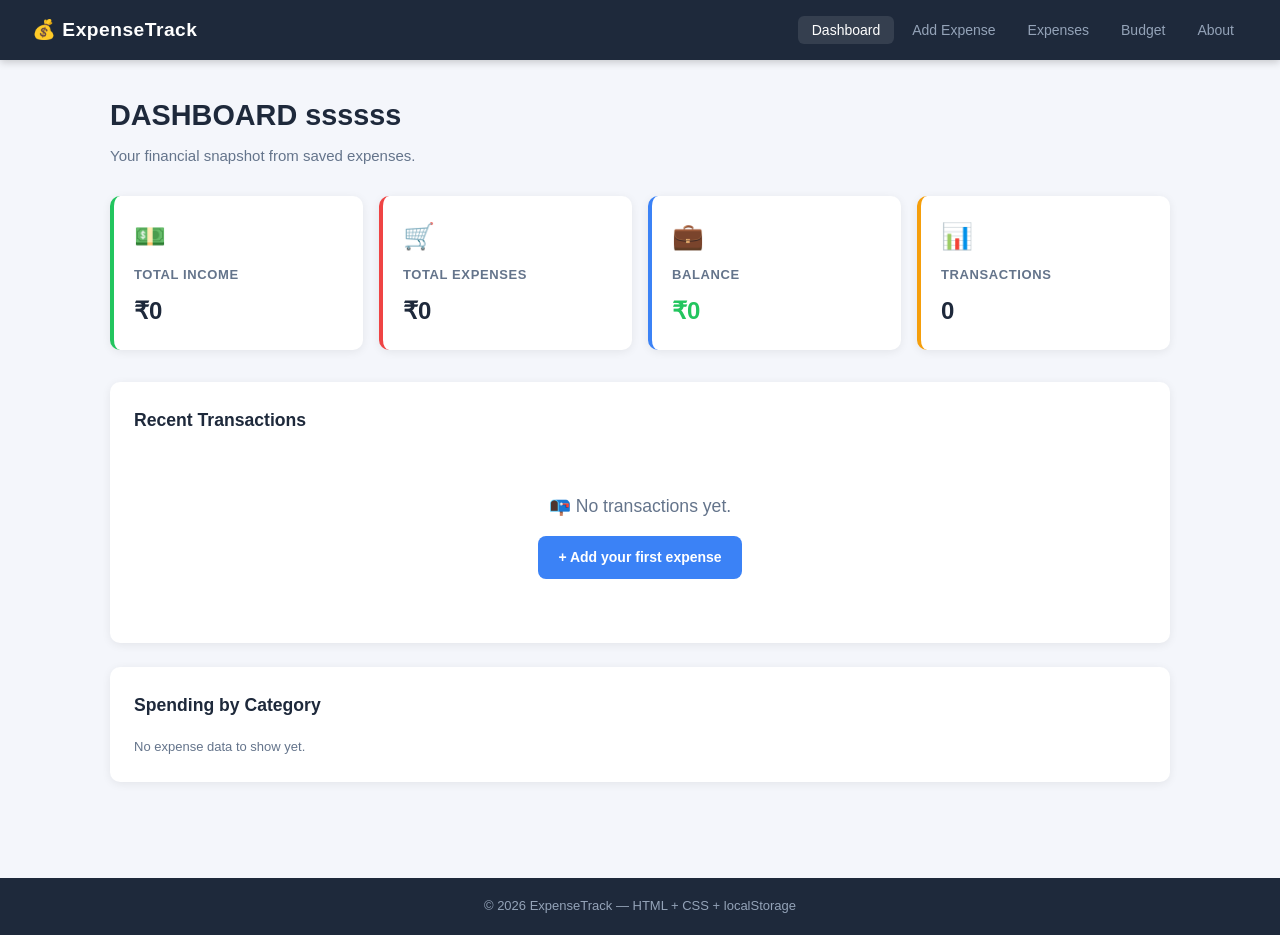
<file: index.html>
<!DOCTYPE html>
<html lang="en">
<head>
  <meta charset="UTF-8" />
  <meta name="viewport" content="width=device-width, initial-scale=1.0"/>
  <title>Expense  Dashboard</title>
  <link rel="stylesheet" href="style.css" />
</head>
<body>

  <nav class="navbar">
    <div class="logo">💰 ExpenseTrack</div>
    <ul class="nav-links">
      <li><a href="index.html" class="active">Dashboard</a></li>
      <li><a href="add-expense.html">Add Expense</a></li>
      <li><a href="expenses.html">Expenses</a></li>
      <li><a href="budget.html">Budget</a></li>
      <li><a href="about.html">About</a></li>
    </ul>
  </nav>

  <main class="container">
    <h1 class="page-title">DASHBOARD ssssss</h1>
    <p class="page-subtitle">Your financial snapshot from saved expenses.</p>

    <!-- SUMMARY CARDS -->
    <div class="card-grid">
      <div class="card card-green">
        <span class="card-icon">💵</span>
        <h3>Total Income</h3>
        <p class="card-amount" id="cardIncome">₹0</p>
      </div>
      <div class="card card-red">
        <span class="card-icon">🛒</span>
        <h3>Total Expenses</h3>
        <p class="card-amount" id="cardSpent">₹0</p>
      </div>
      <div class="card card-blue">
        <span class="card-icon">💼</span>
        <h3>Balance</h3>
        <p class="card-amount" id="cardBalance">₹0</p>
      </div>
      <div class="card card-yellow">
        <span class="card-icon">📊</span>
        <h3>Transactions</h3>
        <p class="card-amount" id="cardCount">0</p>
      </div>
    </div>

    <!-- RECENT TRANSACTIONS -->
    <section class="section">
      <h2>Recent Transactions</h2>

      <div class="empty-state" id="emptyState">
        <p>📭 No transactions yet.</p>
        <a href="add-expense.html" class="btn btn-primary">+ Add your first expense</a>
      </div>

      <div id="tableWrap" style="display:none;">
        <table class="table">
          <thead>
            <tr>
              <th>Date</th>
              <th>Description</th>
              <th>Category</th>
              <th>Amount</th>
            </tr>
          </thead>
          <tbody id="recentBody"></tbody>
        </table>
        <a href="expenses.html" class="btn btn-outline">View All Expenses →</a>
      </div>
    </section>

    <!-- CATEGORY BAR CHART -->
    <section class="section">
      <h2>Spending by Category</h2>
      <div id="chartWrap">
        <p class="text-muted" id="noChart">No expense data to show yet.</p>
      </div>
    </section>
  </main>

  <footer class="footer">
    <p>© 2026 ExpenseTrack — HTML + CSS + localStorage</p>
  </footer>

  <script>
    const categoryClass = {
      'Food':'badge-food','Transport':'badge-trans','Utilities':'badge-util',
      'Entertainment':'badge-ent','Health':'badge-health','Education':'badge-edu',
      'Shopping':'badge-shop','Other':'badge-other','Income':'badge-income'
    };

    const catColors = {
      'Food':'var(--green)','Transport':'var(--yellow)','Utilities':'var(--blue)',
      'Entertainment':'var(--red)','Health':'#f43f5e','Education':'var(--purple)',
      'Shopping':'#0ea5e9','Other':'#94a3b8'
    };

    function formatDate(dateStr) {
      const d = new Date(dateStr + 'T00:00:00');
      return d.toLocaleDateString('en-IN', { day: '2-digit', month: 'short', year: 'numeric' });
    }

    function run() {
      const expenses = JSON.parse(localStorage.getItem('expenses') || '[]');

      // ── Summary cards ──
      let income = 0, spent = 0;
      expenses.forEach(e => { if (e.type === 'income') income += e.amount; else spent += e.amount; });
      const balance = income - spent;

      document.getElementById('cardIncome').textContent  = '₹' + income.toLocaleString('en-IN');
      document.getElementById('cardSpent').textContent   = '₹' + spent.toLocaleString('en-IN');
      document.getElementById('cardCount').textContent   = expenses.length;
      const balEl = document.getElementById('cardBalance');
      balEl.textContent = '₹' + balance.toLocaleString('en-IN');
      balEl.style.color = balance >= 0 ? 'var(--green)' : 'var(--red)';

      // ── Recent transactions (latest 5) ──
      const emptyState = document.getElementById('emptyState');
      const tableWrap  = document.getElementById('tableWrap');

      if (expenses.length === 0) {
        emptyState.style.display = 'block';
        tableWrap.style.display  = 'none';
      } else {
        emptyState.style.display = 'none';
        tableWrap.style.display  = 'block';

        const sorted = [...expenses].sort((a, b) => new Date(b.date) - new Date(a.date));
        const recent = sorted.slice(0, 5);
        let rows = '';
        recent.forEach(exp => {
          const badge  = categoryClass[exp.category] || 'badge-other';
          const amount = exp.type === 'income'
            ? `<span class="amount-positive">+₹${exp.amount.toLocaleString('en-IN')}</span>`
            : `<span class="amount-negative">-₹${exp.amount.toLocaleString('en-IN')}</span>`;
          rows += `<tr>
            <td>${formatDate(exp.date)}</td>
            <td>${exp.desc}</td>
            <td><span class="badge ${badge}">${exp.category}</span></td>
            <td>${amount}</td>
          </tr>`;
        });
        document.getElementById('recentBody').innerHTML = rows;
      }

      // ── Category bar chart ──
      const onlyExpenses = expenses.filter(e => e.type === 'expense');
      if (onlyExpenses.length === 0) {
        document.getElementById('noChart').style.display = 'block';
        return;
      }
      document.getElementById('noChart').style.display = 'none';

      // Sum spending per category
      const catTotals = {};
      onlyExpenses.forEach(e => { catTotals[e.category] = (catTotals[e.category] || 0) + e.amount; });
      const maxVal = Math.max(...Object.values(catTotals));

      let chartHTML = '<div class="bar-chart">';
      for (const [cat, total] of Object.entries(catTotals)) {
        const pct   = Math.round((total / maxVal) * 100);
        const color = catColors[cat] || '#94a3b8';
        chartHTML += `
          <div class="bar-row">
            <span class="bar-label">${cat}</span>
            <div class="bar-track">
              <div class="bar-fill" style="width:${pct}%;background:${color}"></div>
            </div>
            <span class="bar-value">₹${total.toLocaleString('en-IN')}</span>
          </div>`;
      }
      chartHTML += '</div>';
      document.getElementById('chartWrap').innerHTML = chartHTML;
    }

    run();
  </script>

</body>
</html>
</file>
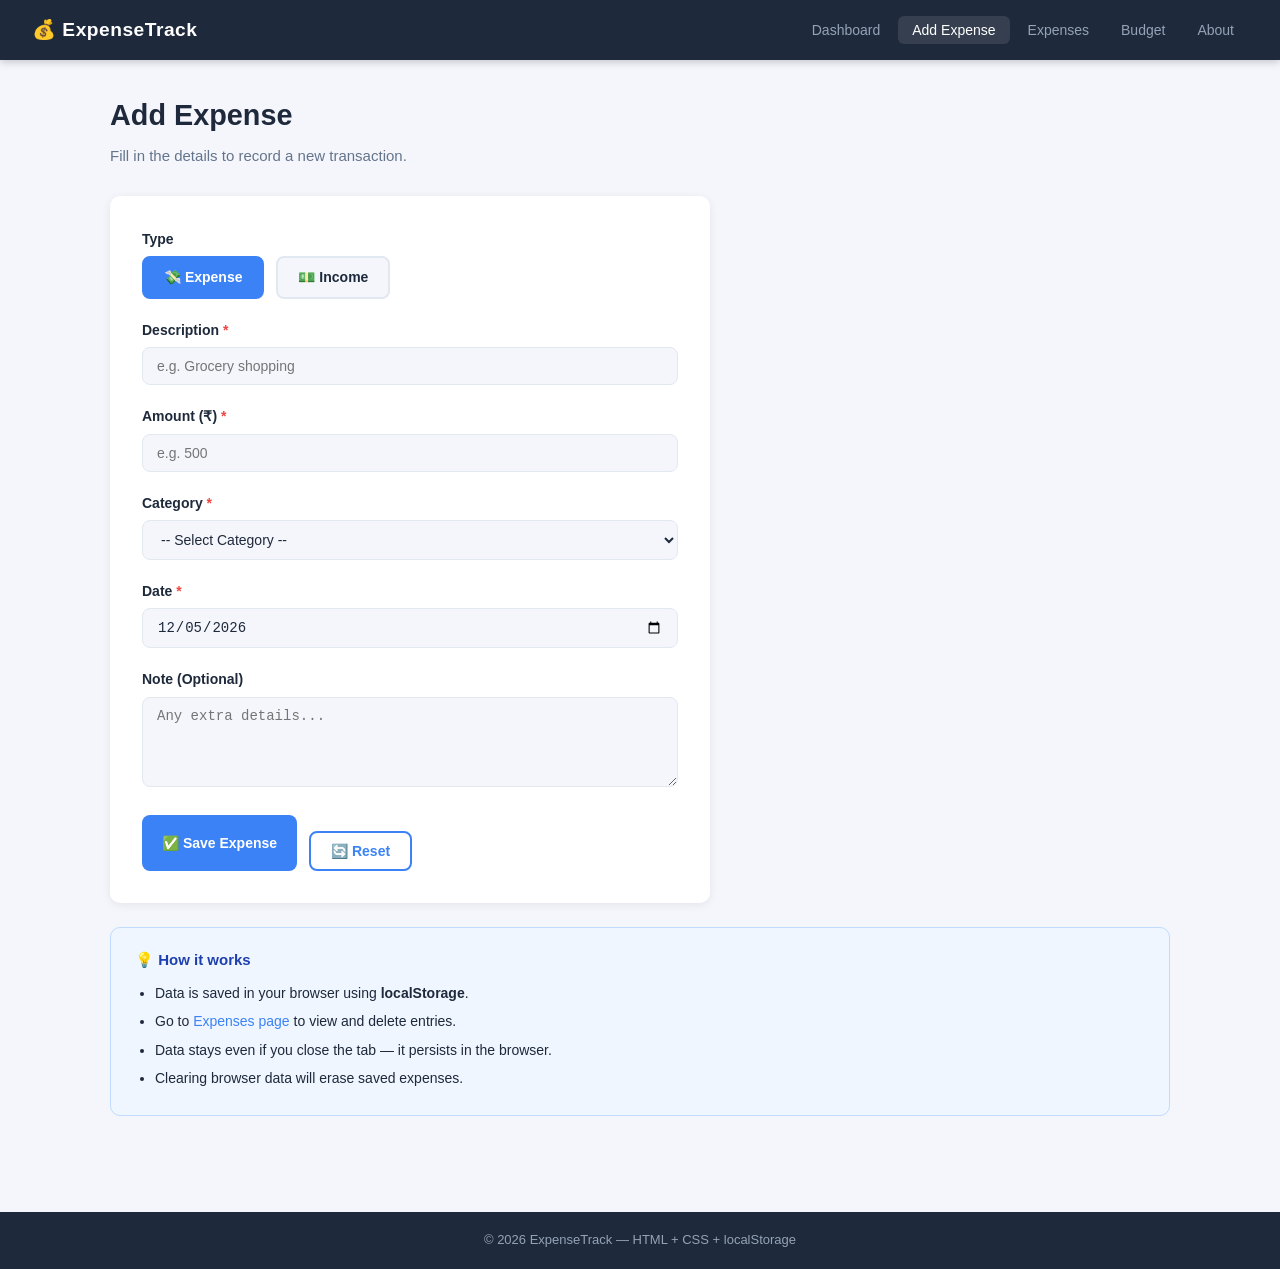
<file: add-expense.html>
<!DOCTYPE html>
<html lang="en">
<head>
  <meta charset="UTF-8" />
  <meta name="viewport" content="width=device-width, initial-scale=1.0"/>
  <title>ExpenseTrack – Add Expense</title>
  <link rel="stylesheet" href="style.css" />
</head>
<body>

  <nav class="navbar">
    <div class="logo">💰 ExpenseTrack</div>
    <ul class="nav-links">
      <li><a href="index.html">Dashboard</a></li>
      <li><a href="add-expense.html" class="active">Add Expense</a></li>
      <li><a href="expenses.html">Expenses</a></li>
      <li><a href="budget.html">Budget</a></li>
      <li><a href="about.html">About</a></li>
    </ul>
  </nav>

  <main class="container">
    <h1 class="page-title">Add Expense</h1>
    <p class="page-subtitle">Fill in the details to record a new transaction.</p>

    <div class="form-card">
      <form class="expense-form" id="expenseForm">

        <!-- Type -->
        <div class="form-group">
          <label class="form-label">Type</label>
          <div class="toggle-group">
            <label class="toggle-option">
              <input type="radio" name="type" value="expense" checked />
              <span class="toggle-btn">💸 Expense</span>
            </label>
            <label class="toggle-option">
              <input type="radio" name="type" value="income" />
              <span class="toggle-btn">💵 Income</span>
            </label>
          </div>
        </div>

        <!-- Description -->
        <div class="form-group">
          <label class="form-label" for="desc">Description <span class="required">*</span></label>
          <input class="form-input" type="text" id="desc" placeholder="e.g. Grocery shopping" required />
        </div>

        <!-- Amount -->
        <div class="form-group">
          <label class="form-label" for="amount">Amount (₹) <span class="required">*</span></label>
          <input class="form-input" type="number" id="amount" placeholder="e.g. 500" min="1" required />
        </div>

        <!-- Category -->
        <div class="form-group">
          <label class="form-label" for="category">Category <span class="required">*</span></label>
          <select class="form-input" id="category" required>
            <option value="">-- Select Category --</option>
            <option value="Food">🍔 Food</option>
            <option value="Transport">🚌 Transport</option>
            <option value="Utilities">💡 Utilities</option>
            <option value="Entertainment">🎬 Entertainment</option>
            <option value="Health">💊 Health</option>
            <option value="Education">📚 Education</option>
            <option value="Shopping">🛍 Shopping</option>
            <option value="Other">🗂 Other</option>
          </select>
        </div>

        <!-- Date -->
        <div class="form-group">
          <label class="form-label" for="date">Date <span class="required">*</span></label>
          <input class="form-input" type="date" id="date" required />
        </div>

        <!-- Note -->
        <div class="form-group">
          <label class="form-label" for="note">Note (Optional)</label>
          <textarea class="form-input form-textarea" id="note" placeholder="Any extra details..."></textarea>
        </div>

        <div class="form-actions">
          <button type="submit" class="btn btn-primary">✅ Save Expense</button>
          <button type="reset" class="btn btn-outline">🔄 Reset</button>
        </div>
      </form>

      <div class="success-msg" id="successMsg">
        ✅ Saved successfully! <a href="expenses.html">View all expenses →</a>
      </div>
    </div>

    <div class="info-box">
      <h3>💡 How it works</h3>
      <ul>
        <li>Data is saved in your browser using <strong>localStorage</strong>.</li>
        <li>Go to <a href="expenses.html">Expenses page</a> to view and delete entries.</li>
        <li>Data stays even if you close the tab — it persists in the browser.</li>
        <li>Clearing browser data will erase saved expenses.</li>
      </ul>
    </div>
  </main>

  <footer class="footer">
    <p>© 2026 ExpenseTrack — HTML + CSS + localStorage</p>
  </footer>

  <script>
    // ── Set today as default date ──────────────────────────
    document.getElementById('date').valueAsDate = new Date();

    // ── Handle form submit ─────────────────────────────────
    document.getElementById('expenseForm').addEventListener('submit', function(e) {
      e.preventDefault();

      // 1. Read all form values
      const type     = document.querySelector('input[name="type"]:checked').value;
      const desc     = document.getElementById('desc').value.trim();
      const amount   = parseFloat(document.getElementById('amount').value);
      const category = document.getElementById('category').value;
      const date     = document.getElementById('date').value;
      const note     = document.getElementById('note').value.trim();

      // 2. Build an object for this expense
      //    Date.now() gives a unique number (e.g. 1714480000000) used as ID
      const expense = { id: Date.now(), type, desc, amount, category, date, note };

      // 3. Load existing list from localStorage (or start with empty array)
      const expenses = JSON.parse(localStorage.getItem('expenses') || '[]');

      // 4. Add new expense to the list
      expenses.push(expense);

      // 5. Save updated list back to localStorage as a JSON string
      localStorage.setItem('expenses', JSON.stringify(expenses));

      // 6. Show success banner, hide after 4s
      const msg = document.getElementById('successMsg');
      msg.style.display = 'block';
      setTimeout(() => { msg.style.display = 'none'; }, 4000);

      // 7. Reset form, re-set date
      this.reset();
      document.getElementById('date').valueAsDate = new Date();
    });
  </script>

</body>
</html>
</file>
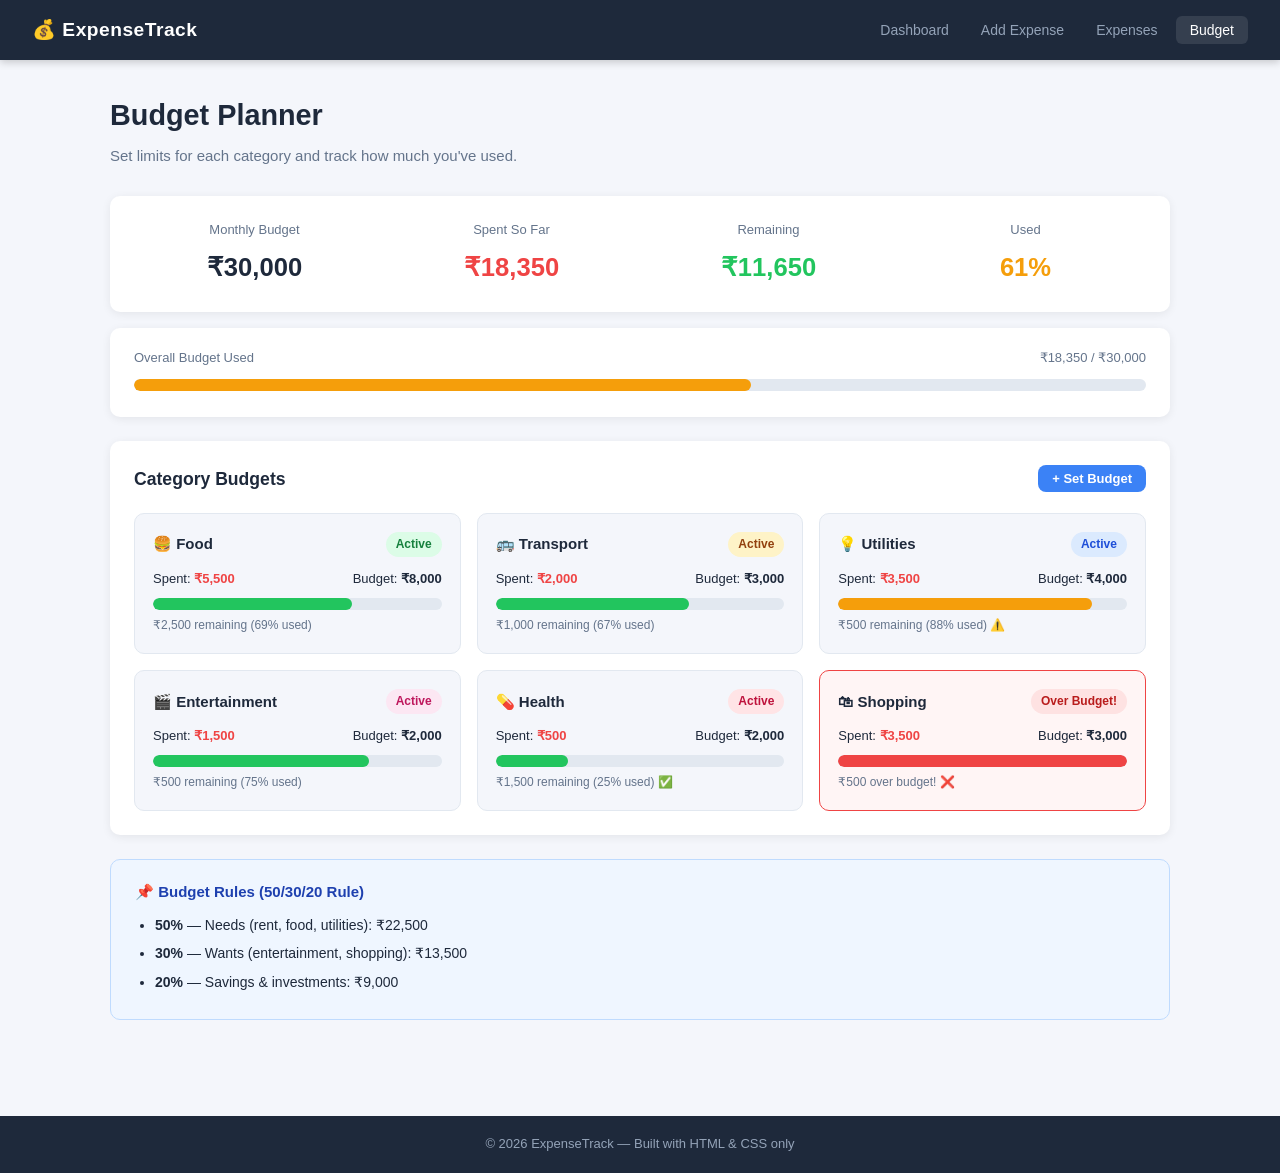
<file: budget.html>
<!DOCTYPE html>
<html lang="en">
<head>
  <meta charset="UTF-8" />
  <meta name="viewport" content="width=device-width, initial-scale=1.0"/>
  <title>ExpenseTrack – Budget</title>
  <link rel="stylesheet" href="style.css" />
</head>
<body>

  <!-- NAV -->
  <nav class="navbar">
    <div class="logo">💰 ExpenseTrack</div>
    <ul class="nav-links">
      <li><a href="index.html">Dashboard</a></li>
      <li><a href="add-expense.html">Add Expense</a></li>
      <li><a href="expenses.html">Expenses</a></li>
      <li><a href="budget.html" class="active">Budget</a></li>
    </ul>
  </nav>

  <!-- MAIN -->
  <main class="container">
    <h1 class="page-title">Budget Planner</h1>
    <p class="page-subtitle">Set limits for each category and track how much you've used.</p>

    <!-- OVERALL BUDGET CARD -->
    <div class="budget-overview">
      <div class="budget-stat">
        <p>Monthly Budget</p>
        <h2>₹30,000</h2>
      </div>
      <div class="budget-stat">
        <p>Spent So Far</p>
        <h2 class="text-red">₹18,350</h2>
      </div>
      <div class="budget-stat">
        <p>Remaining</p>
        <h2 class="text-green">₹11,650</h2>
      </div>
      <div class="budget-stat">
        <p>Used</p>
        <h2 class="text-yellow">61%</h2>
      </div>
    </div>

    <!-- OVERALL PROGRESS BAR -->
    <div class="overall-progress">
      <div class="progress-label">
        <span>Overall Budget Used</span>
        <span>₹18,350 / ₹30,000</span>
      </div>
      <div class="progress-track">
        <div class="progress-fill progress-warn" style="width: 61%;"></div>
      </div>
    </div>

    <!-- CATEGORY BUDGETS -->
    <section class="section">
      <div class="section-header">
        <h2>Category Budgets</h2>
        <button class="btn btn-primary btn-sm">+ Set Budget</button>
      </div>

      <div class="budget-cards">

        <!-- Food -->
        <div class="budget-card">
          <div class="budget-card-header">
            <span>🍔 Food</span>
            <span class="badge badge-food">Active</span>
          </div>
          <div class="budget-amounts">
            <span>Spent: <strong class="text-red">₹5,500</strong></span>
            <span>Budget: <strong>₹8,000</strong></span>
          </div>
          <div class="progress-track">
            <div class="progress-fill progress-ok" style="width: 69%;"></div>
          </div>
          <p class="budget-remaining">₹2,500 remaining (69% used)</p>
        </div>

        <!-- Transport -->
        <div class="budget-card">
          <div class="budget-card-header">
            <span>🚌 Transport</span>
            <span class="badge badge-trans">Active</span>
          </div>
          <div class="budget-amounts">
            <span>Spent: <strong class="text-red">₹2,000</strong></span>
            <span>Budget: <strong>₹3,000</strong></span>
          </div>
          <div class="progress-track">
            <div class="progress-fill progress-ok" style="width: 67%;"></div>
          </div>
          <p class="budget-remaining">₹1,000 remaining (67% used)</p>
        </div>

        <!-- Utilities -->
        <div class="budget-card">
          <div class="budget-card-header">
            <span>💡 Utilities</span>
            <span class="badge badge-util">Active</span>
          </div>
          <div class="budget-amounts">
            <span>Spent: <strong class="text-red">₹3,500</strong></span>
            <span>Budget: <strong>₹4,000</strong></span>
          </div>
          <div class="progress-track">
            <div class="progress-fill progress-warn" style="width: 88%;"></div>
          </div>
          <p class="budget-remaining text-yellow">₹500 remaining (88% used) ⚠️</p>
        </div>

        <!-- Entertainment -->
        <div class="budget-card">
          <div class="budget-card-header">
            <span>🎬 Entertainment</span>
            <span class="badge badge-ent">Active</span>
          </div>
          <div class="budget-amounts">
            <span>Spent: <strong class="text-red">₹1,500</strong></span>
            <span>Budget: <strong>₹2,000</strong></span>
          </div>
          <div class="progress-track">
            <div class="progress-fill progress-ok" style="width: 75%;"></div>
          </div>
          <p class="budget-remaining">₹500 remaining (75% used)</p>
        </div>

        <!-- Health -->
        <div class="budget-card">
          <div class="budget-card-header">
            <span>💊 Health</span>
            <span class="badge badge-health">Active</span>
          </div>
          <div class="budget-amounts">
            <span>Spent: <strong class="text-red">₹500</strong></span>
            <span>Budget: <strong>₹2,000</strong></span>
          </div>
          <div class="progress-track">
            <div class="progress-fill progress-ok" style="width: 25%;"></div>
          </div>
          <p class="budget-remaining">₹1,500 remaining (25% used) ✅</p>
        </div>

        <!-- Shopping - Over budget -->
        <div class="budget-card budget-over">
          <div class="budget-card-header">
            <span>🛍 Shopping</span>
            <span class="badge badge-danger">Over Budget!</span>
          </div>
          <div class="budget-amounts">
            <span>Spent: <strong class="text-red">₹3,500</strong></span>
            <span>Budget: <strong>₹3,000</strong></span>
          </div>
          <div class="progress-track">
            <div class="progress-fill progress-over" style="width: 100%;"></div>
          </div>
          <p class="budget-remaining text-red">₹500 over budget! ❌</p>
        </div>

      </div>
    </section>

    <!-- TIPS -->
    <div class="info-box">
      <h3>📌 Budget Rules (50/30/20 Rule)</h3>
      <ul>
        <li><strong>50%</strong> — Needs (rent, food, utilities): ₹22,500</li>
        <li><strong>30%</strong> — Wants (entertainment, shopping): ₹13,500</li>
        <li><strong>20%</strong> — Savings & investments: ₹9,000</li>
      </ul>
    </div>
  </main>

  <footer class="footer">
    <p>© 2026 ExpenseTrack — Built with HTML & CSS only</p>
  </footer>

</body>
</html>
</file>
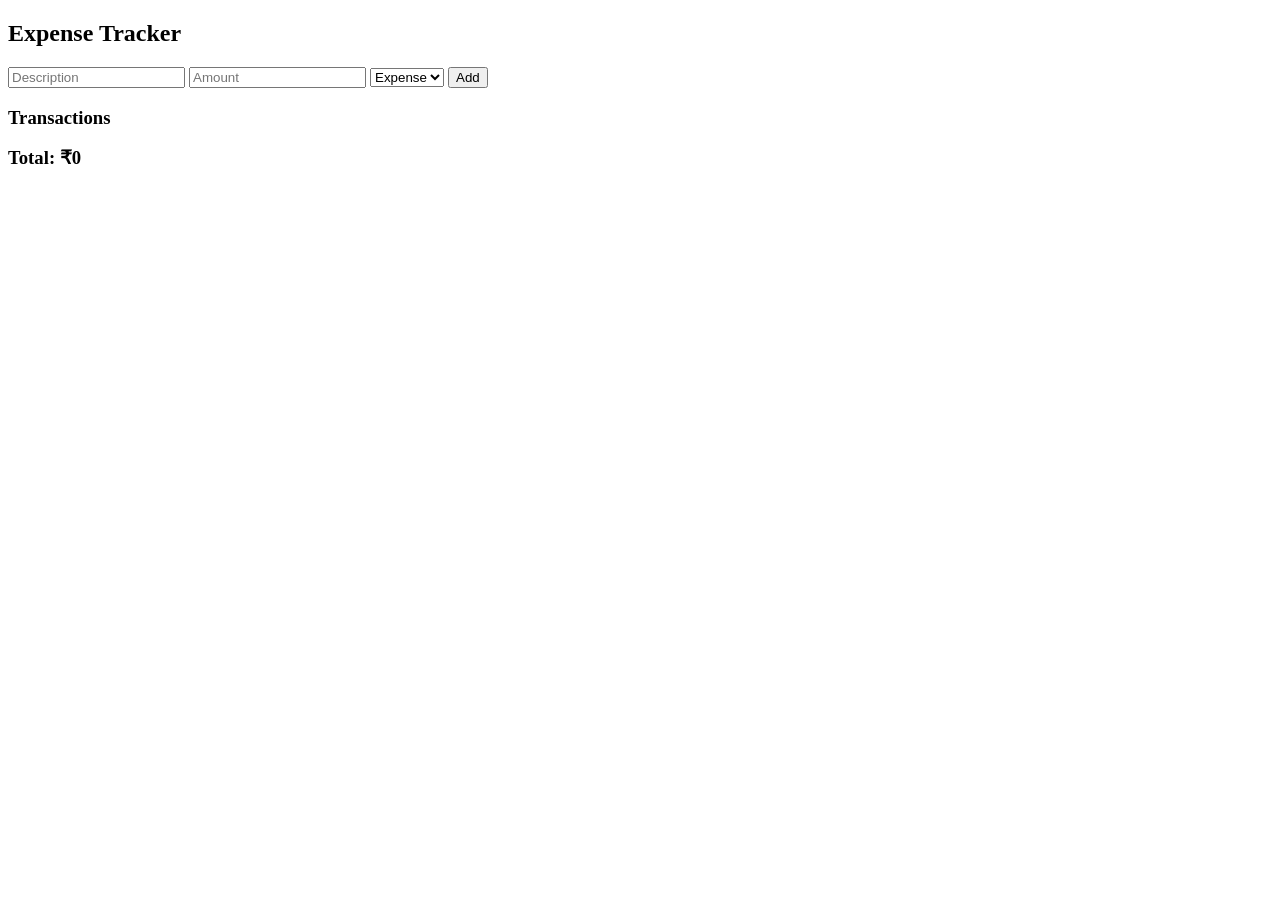
<file: dd.html>
<!DOCTYPE html>
<html>
<body>

<h2>Expense Tracker</h2>

<input id="desc" placeholder="Description">
<input id="amount" type="number" placeholder="Amount">
<select id="type">
  <option value="expense">Expense</option>
  <option value="income">Income</option>
</select>

<button onclick="add()">Add</button>

<h3>Transactions</h3>
<ul id="list"></ul>

<h3>Total: ₹<span id="total">0</span></h3>

<script>
let data = JSON.parse(localStorage.getItem("data")) || [];

function add() {
  let item = {
    desc: desc.value,
    amount: Number(amount.value),
    type: type.value
  };

  data.push(item);
  localStorage.setItem("data", JSON.stringify(data));
  show();
}

function show() {
  let total = 0;
  list.innerHTML = "";

  data.forEach(d => {
    if (d.type === "income") total += d.amount;
    else total -= d.amount;

    list.innerHTML += <li>${d.desc} - ₹${d.amount}</li>;
  });

  document.getElementById("total").innerText = total;
}

show();
</script>

</body>
</html>
</file>
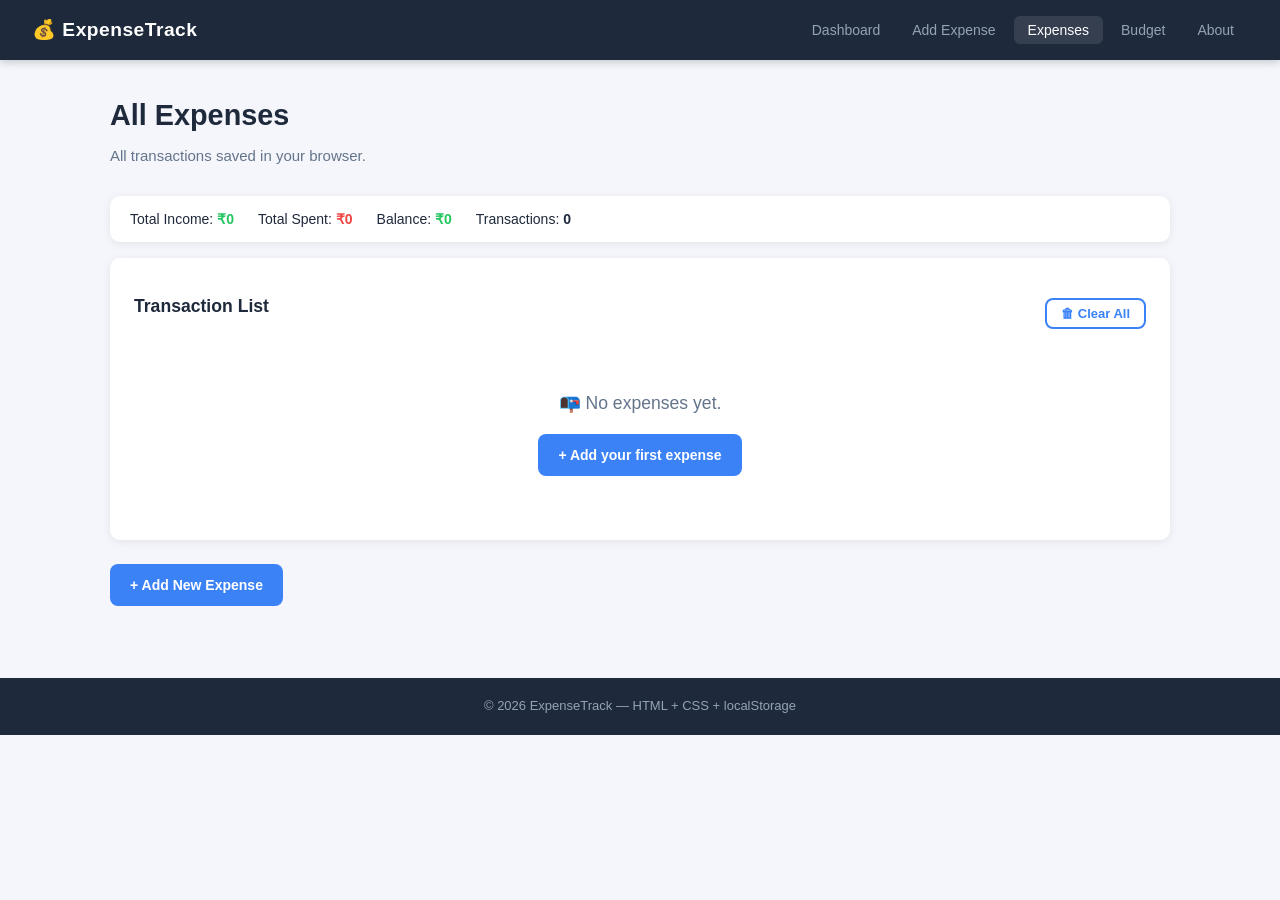
<file: expenses.html>
<!DOCTYPE html>
<html lang="en">
<head>
  <meta charset="UTF-8" />
  <meta name="viewport" content="width=device-width, initial-scale=1.0"/>
  <title>ExpenseTrack – Expenses</title>
  <link rel="stylesheet" href="style.css" />
</head>
<body>

  <nav class="navbar">
    <div class="logo">💰 ExpenseTrack</div>
    <ul class="nav-links">
      <li><a href="index.html">Dashboard</a></li>
      <li><a href="add-expense.html">Add Expense</a></li>
      <li><a href="expenses.html" class="active">Expenses</a></li>
      <li><a href="budget.html">Budget</a></li>
      <li><a href="about.html">About</a></li>
    </ul>
  </nav>

  <main class="container">
    <h1 class="page-title">All Expenses</h1>
    <p class="page-subtitle">All transactions saved in your browser.</p>

    <!-- SUMMARY STRIP -->
    <div class="summary-strip">
      <span>Total Income: <strong class="text-green" id="totalIncome">₹0</strong></span>
      <span>Total Spent: <strong class="text-red" id="totalSpent">₹0</strong></span>
      <span>Balance: <strong id="balance">₹0</strong></span>
      <span>Transactions: <strong id="count">0</strong></span>
    </div>

    <!-- TABLE -->
    <section class="section">
      <div class="section-header">
        <h2>Transaction List</h2>
        <button class="btn btn-outline btn-sm" id="clearAllBtn" onclick="clearAll()">🗑 Clear All</button>
      </div>

      <!-- Empty state (shown when no data) -->
      <div class="empty-state" id="emptyState">
        <p>📭 No expenses yet.</p>
        <a href="add-expense.html" class="btn btn-primary">+ Add your first expense</a>
      </div>

      <!-- Table (shown when there is data) -->
      <div id="tableWrap" style="display:none;">
        <table class="table" id="expenseTable">
          <thead>
            <tr>
              <th>#</th>
              <th>Date</th>
              <th>Description</th>
              <th>Category</th>
              <th>Type</th>
              <th>Amount</th>
              <th>Action</th>
            </tr>
          </thead>
          <tbody id="tableBody">
            <!-- rows injected by JS -->
          </tbody>
        </table>
      </div>
    </section>

    <a href="add-expense.html" class="btn btn-primary">+ Add New Expense</a>
  </main>

  <footer class="footer">
    <p>© 2026 ExpenseTrack — HTML + CSS + localStorage</p>
  </footer>

  <script>
    // ── Badge CSS class per category ───────────────────────
    const categoryClass = {
      'Food':          'badge-food',
      'Transport':     'badge-trans',
      'Utilities':     'badge-util',
      'Entertainment': 'badge-ent',
      'Health':        'badge-health',
      'Education':     'badge-edu',
      'Shopping':      'badge-shop',
      'Other':         'badge-other',
      'Income':        'badge-income'
    };

    // ── Format date nicely: "2026-04-28" → "28 Apr 2026" ──
    function formatDate(dateStr) {
      const d = new Date(dateStr + 'T00:00:00');
      return d.toLocaleDateString('en-IN', { day: '2-digit', month: 'short', year: 'numeric' });
    }

    // ── Load and render all expenses ───────────────────────
    function renderExpenses() {
      // Get expenses array from localStorage
      const expenses = JSON.parse(localStorage.getItem('expenses') || '[]');

      const tbody       = document.getElementById('tableBody');
      const emptyState  = document.getElementById('emptyState');
      const tableWrap   = document.getElementById('tableWrap');

      // Show empty state if no data
      if (expenses.length === 0) {
        emptyState.style.display = 'block';
        tableWrap.style.display  = 'none';
        updateSummary(expenses);
        return;
      }

      emptyState.style.display = 'none';
      tableWrap.style.display  = 'block';

      // Sort by date newest first
      expenses.sort((a, b) => new Date(b.date) - new Date(a.date));

      // Build table rows HTML
      let rows = '';
      expenses.forEach((exp, index) => {
        const badgeClass = categoryClass[exp.category] || 'badge-other';
        const typeTag    = exp.type === 'income'
          ? '<span class="type-tag type-inc">Income</span>'
          : '<span class="type-tag type-exp">Expense</span>';
        const amountStr  = exp.type === 'income'
          ? `<span class="amount-positive">+₹${exp.amount.toLocaleString('en-IN')}</span>`
          : `<span class="amount-negative">-₹${exp.amount.toLocaleString('en-IN')}</span>`;

        rows += `
          <tr>
            <td>${index + 1}</td>
            <td>${formatDate(exp.date)}</td>
            <td>
              <strong>${exp.desc}</strong>
              ${exp.note ? `<br><small class="text-muted">${exp.note}</small>` : ''}
            </td>
            <td><span class="badge ${badgeClass}">${exp.category}</span></td>
            <td>${typeTag}</td>
            <td>${amountStr}</td>
            <td>
              <button class="link-danger btn-delete" onclick="deleteExpense(${exp.id})">Delete</button>
            </td>
          </tr>`;
      });

      tbody.innerHTML = rows;
      updateSummary(expenses);
    }

    // ── Update summary strip ───────────────────────────────
    function updateSummary(expenses) {
      let income  = 0;
      let spent   = 0;

      expenses.forEach(exp => {
        if (exp.type === 'income') income += exp.amount;
        else                       spent  += exp.amount;
      });

      const balance = income - spent;

      document.getElementById('totalIncome').textContent = '₹' + income.toLocaleString('en-IN');
      document.getElementById('totalSpent').textContent  = '₹' + spent.toLocaleString('en-IN');
      document.getElementById('count').textContent       = expenses.length;

      const balEl = document.getElementById('balance');
      balEl.textContent = '₹' + balance.toLocaleString('en-IN');
      balEl.className   = balance >= 0 ? 'text-green' : 'text-red';
    }

    // ── Delete one expense by ID ───────────────────────────
    function deleteExpense(id) {
      if (!confirm('Delete this expense?')) return;

      // Load list, filter out the one with matching id, save back
      let expenses = JSON.parse(localStorage.getItem('expenses') || '[]');
      expenses = expenses.filter(exp => exp.id !== id);
      localStorage.setItem('expenses', JSON.stringify(expenses));

      renderExpenses(); // re-render the table
    }

    // ── Clear ALL expenses ─────────────────────────────────
    function clearAll() {
      if (!confirm('Delete ALL expenses? This cannot be undone.')) return;
      localStorage.removeItem('expenses');
      renderExpenses();
    }

    // ── Run on page load ───────────────────────────────────
    renderExpenses();
  </script>

</body>
</html>
</file>
<file: style.css>
/* =============================================
   EXPENSETRACK - MAIN STYLESHEET
   Pure CSS | No frameworks | Study-friendly
   ============================================= */

/* ---------- CSS VARIABLES (THEME) ---------- */
:root {
  --bg:        #f4f6fb;
  --surface:   #ffffff;
  --border:    #e2e8f0;
  --text:      #1e293b;
  --text-muted:#64748b;
  --nav-bg:    #1e293b;
  --nav-text:  #f8fafc;

  --green:     #22c55e;
  --green-bg:  #dcfce7;
  --red:       #ef4444;
  --red-bg:    #fee2e2;
  --blue:      #3b82f6;
  --blue-bg:   #dbeafe;
  --yellow:    #f59e0b;
  --yellow-bg: #fef3c7;
  --purple:    #8b5cf6;

  --radius:    10px;
  --shadow:    0 2px 10px rgba(0,0,0,0.07);
  --transition: 0.2s ease;
}

/* ---------- RESET & BASE ---------- */
*, *::before, *::after {
  box-sizing: border-box;
  margin: 0;
  padding: 0;
}

body {
  font-family: 'Segoe UI', Tahoma, Geneva, Verdana, sans-serif;
  background-color: var(--bg);
  color: var(--text);
  font-size: 15px;
  line-height: 1.6;
}

a { text-decoration: none; color: var(--blue); }
a:hover { text-decoration: underline; }

ul { list-style: none; }

pre { white-space: pre-wrap; }

/* ---------- NAVBAR ---------- */
.navbar {
  background-color: var(--nav-bg);
  color: var(--nav-text);
  display: flex;
  align-items: center;
  justify-content: space-between;
  padding: 0 32px;
  height: 60px;
  position: sticky;
  top: 0;
  z-index: 100;
  box-shadow: 0 2px 8px rgba(0,0,0,0.2);
}

.logo {
  font-size: 1.2rem;
  font-weight: 700;
  letter-spacing: 0.5px;
  color: #fff;
}

.nav-links {
  display: flex;
  gap: 4px;
}

.nav-links a {
  color: #94a3b8;
  padding: 6px 14px;
  border-radius: 6px;
  font-size: 14px;
  font-weight: 500;
  transition: background var(--transition), color var(--transition);
  text-decoration: none;
}

.nav-links a:hover,
.nav-links a.active {
  background-color: rgba(255,255,255,0.1);
  color: #fff;
}

/* ---------- CONTAINER ---------- */
.container {
  max-width: 1100px;
  margin: 0 auto;
  padding: 32px 20px;
}

/* ---------- PAGE TITLE ---------- */
.page-title {
  font-size: 1.8rem;
  font-weight: 700;
  color: var(--text);
  margin-bottom: 6px;
}

.page-subtitle {
  color: var(--text-muted);
  margin-bottom: 28px;
  font-size: 15px;
}

/* ---------- CARD GRID (DASHBOARD) ---------- */
.card-grid {
  display: grid;
  grid-template-columns: repeat(4, 1fr);
  gap: 16px;
  margin-bottom: 32px;
}

.card {
  background: var(--surface);
  border-radius: var(--radius);
  padding: 20px;
  box-shadow: var(--shadow);
  border-left: 4px solid transparent;
  transition: transform var(--transition);
}

.card:hover { transform: translateY(-3px); }

.card-green { border-left-color: var(--green); }
.card-red   { border-left-color: var(--red);   }
.card-blue  { border-left-color: var(--blue);  }
.card-yellow{ border-left-color: var(--yellow); }

.card-icon { font-size: 1.6rem; display: block; margin-bottom: 8px; }

.card h3 {
  font-size: 13px;
  color: var(--text-muted);
  text-transform: uppercase;
  letter-spacing: 0.6px;
  margin-bottom: 6px;
}

.card-amount {
  font-size: 1.5rem;
  font-weight: 700;
  color: var(--text);
}

/* ---------- SECTION ---------- */
.section {
  background: var(--surface);
  border-radius: var(--radius);
  padding: 24px;
  margin-bottom: 24px;
  box-shadow: var(--shadow);
}

.section h2 {
  font-size: 1.1rem;
  font-weight: 600;
  margin-bottom: 18px;
  color: var(--text);
}

.section-header {
  display: flex;
  align-items: center;
  justify-content: space-between;
  margin-bottom: 20px;
}

.section-header h2 { margin-bottom: 0; }

/* ---------- TABLE ---------- */
.table {
  width: 100%;
  border-collapse: collapse;
  font-size: 14px;
}

.table th {
  text-align: left;
  padding: 10px 14px;
  font-size: 12px;
  text-transform: uppercase;
  letter-spacing: 0.5px;
  color: var(--text-muted);
  background: var(--bg);
  border-bottom: 2px solid var(--border);
}

.table td {
  padding: 12px 14px;
  border-bottom: 1px solid var(--border);
  vertical-align: middle;
}

.table tbody tr:hover { background: #f8fafc; }
.table tbody tr:last-child td { border-bottom: none; }

/* ---------- BADGES ---------- */
.badge {
  display: inline-block;
  padding: 3px 10px;
  border-radius: 20px;
  font-size: 12px;
  font-weight: 600;
}

.badge-food   { background: #dcfce7; color: #15803d; }
.badge-util   { background: #dbeafe; color: #1d4ed8; }
.badge-income { background: #dcfce7; color: #15803d; }
.badge-ent    { background: #fce7f3; color: #be185d; }
.badge-trans  { background: #fef3c7; color: #92400e; }
.badge-health { background: #ffe4e6; color: #be123c; }
.badge-edu    { background: #ede9fe; color: #6d28d9; }
.badge-shop   { background: #e0f2fe; color: #0369a1; }
.badge-danger { background: #fee2e2; color: #b91c1c; }

/* ---------- AMOUNT COLORS ---------- */
.amount-positive { color: var(--green); font-weight: 600; }
.amount-negative { color: var(--red);   font-weight: 600; }

/* ---------- TYPE TAGS ---------- */
.type-tag {
  display: inline-block;
  padding: 2px 10px;
  border-radius: 4px;
  font-size: 12px;
  font-weight: 600;
}
.type-exp { background: var(--red-bg);   color: var(--red);   }
.type-inc { background: var(--green-bg); color: var(--green); }

/* ---------- TEXT COLORS ---------- */
.text-red    { color: var(--red);    }
.text-green  { color: var(--green);  }
.text-yellow { color: var(--yellow); }

/* ---------- BUTTONS ---------- */
.btn {
  display: inline-block;
  padding: 10px 20px;
  border-radius: 8px;
  font-size: 14px;
  font-weight: 600;
  cursor: pointer;
  border: none;
  transition: all var(--transition);
  text-decoration: none;
}

.btn-primary {
  background-color: var(--blue);
  color: white;
}
.btn-primary:hover {
  background-color: #2563eb;
  color: white;
  text-decoration: none;
}

.btn-outline {
  background: transparent;
  border: 2px solid var(--blue);
  color: var(--blue);
  margin-top: 16px;
}
.btn-outline:hover {
  background: var(--blue);
  color: white;
  text-decoration: none;
}

.btn-sm { padding: 6px 14px; font-size: 13px; }

/* ---------- BAR CHART (CSS) ---------- */
.bar-chart { display: flex; flex-direction: column; gap: 14px; }

.bar-row {
  display: flex;
  align-items: center;
  gap: 12px;
}

.bar-label {
  width: 110px;
  font-size: 13px;
  color: var(--text-muted);
  text-align: right;
  flex-shrink: 0;
}

.bar-track {
  flex: 1;
  background: var(--border);
  border-radius: 999px;
  height: 14px;
  overflow: hidden;
}

.bar-fill {
  height: 100%;
  border-radius: 999px;
  transition: width 1s ease;
}

.bar-value {
  width: 70px;
  font-size: 13px;
  font-weight: 600;
  color: var(--text);
}

/* ---------- FORM STYLES ---------- */
.form-card {
  background: var(--surface);
  border-radius: var(--radius);
  padding: 32px;
  box-shadow: var(--shadow);
  max-width: 600px;
  margin-bottom: 24px;
}

.expense-form { display: flex; flex-direction: column; gap: 20px; }

.form-group { display: flex; flex-direction: column; gap: 6px; }

.form-label {
  font-size: 14px;
  font-weight: 600;
  color: var(--text);
}

.required { color: var(--red); }

.form-input {
  padding: 10px 14px;
  border: 1.5px solid var(--border);
  border-radius: 8px;
  font-size: 14px;
  color: var(--text);
  background: var(--bg);
  transition: border-color var(--transition);
  width: 100%;
}

.form-input:focus {
  outline: none;
  border-color: var(--blue);
  background: #fff;
}

.form-textarea { min-height: 90px; resize: vertical; }

.form-actions { display: flex; gap: 12px; margin-top: 8px; }

.toggle-group { display: flex; gap: 12px; }

.toggle-option input { display: none; }

.toggle-btn {
  display: inline-block;
  padding: 8px 20px;
  border-radius: 8px;
  font-size: 14px;
  font-weight: 600;
  cursor: pointer;
  border: 2px solid var(--border);
  background: var(--bg);
  transition: all var(--transition);
}

.toggle-option input:checked + .toggle-btn {
  border-color: var(--blue);
  background: var(--blue);
  color: white;
}

/* ---------- SUCCESS MESSAGE ---------- */
.success-msg {
  display: none;
  background: var(--green-bg);
  color: #15803d;
  border: 1px solid var(--green);
  border-radius: 8px;
  padding: 14px 18px;
  margin-top: 16px;
  font-weight: 600;
}

/* ---------- INFO BOX ---------- */
.info-box {
  background: #eff6ff;
  border: 1.5px solid #bfdbfe;
  border-radius: var(--radius);
  padding: 20px 24px;
  margin-bottom: 24px;
}

.info-box h3 { margin-bottom: 10px; font-size: 15px; color: #1e40af; }

.info-box ul { list-style: disc; padding-left: 20px; }
.info-box ul li { color: var(--text); margin-bottom: 6px; font-size: 14px; }

/* ---------- FILTER BAR ---------- */
.filter-bar {
  display: flex;
  gap: 12px;
  flex-wrap: wrap;
  margin-bottom: 16px;
}

.filter-select, .filter-input {
  padding: 8px 12px;
  border: 1.5px solid var(--border);
  border-radius: 8px;
  font-size: 14px;
  background: var(--surface);
  color: var(--text);
}

.filter-input { flex: 1; min-width: 180px; }

/* ---------- SUMMARY STRIP ---------- */
.summary-strip {
  display: flex;
  gap: 24px;
  background: var(--surface);
  padding: 12px 20px;
  border-radius: var(--radius);
  margin-bottom: 16px;
  box-shadow: var(--shadow);
  font-size: 14px;
  flex-wrap: wrap;
}

/* ---------- PAGINATION ---------- */
.pagination {
  display: flex;
  gap: 8px;
  margin: 20px 0 24px;
}

.page-btn {
  display: inline-block;
  padding: 7px 14px;
  border: 1.5px solid var(--border);
  border-radius: 6px;
  font-size: 14px;
  font-weight: 600;
  color: var(--text);
  text-decoration: none;
  background: var(--surface);
  transition: all var(--transition);
}

.page-btn:hover, .page-btn.active {
  background: var(--blue);
  color: white;
  border-color: var(--blue);
  text-decoration: none;
}

/* ---------- LINK DANGER / DELETE BUTTON ---------- */
.link-danger, .btn-delete {
  color: var(--red);
  font-size: 13px;
  background: none;
  border: none;
  cursor: pointer;
  padding: 0;
  font-family: inherit;
}
.link-danger:hover, .btn-delete:hover { text-decoration: underline; }

/* ---------- EMPTY STATE ---------- */
.empty-state {
  text-align: center;
  padding: 40px 20px;
  color: var(--text-muted);
}
.empty-state p { font-size: 1.1rem; margin-bottom: 16px; }

/* ---------- TEXT MUTED ---------- */
.text-muted { color: var(--text-muted); font-size: 13px; }

/* ---------- BUDGET PAGE ---------- */
.budget-overview {
  display: grid;
  grid-template-columns: repeat(4, 1fr);
  gap: 16px;
  background: var(--surface);
  border-radius: var(--radius);
  padding: 24px;
  margin-bottom: 16px;
  box-shadow: var(--shadow);
  text-align: center;
}

.budget-stat p { font-size: 13px; color: var(--text-muted); margin-bottom: 6px; }
.budget-stat h2 { font-size: 1.6rem; font-weight: 700; }

.overall-progress {
  background: var(--surface);
  border-radius: var(--radius);
  padding: 20px 24px;
  margin-bottom: 24px;
  box-shadow: var(--shadow);
}

.progress-label {
  display: flex;
  justify-content: space-between;
  font-size: 13px;
  color: var(--text-muted);
  margin-bottom: 10px;
}

.progress-track {
  width: 100%;
  background: var(--border);
  border-radius: 999px;
  height: 12px;
  overflow: hidden;
  margin-bottom: 6px;
}

.progress-fill {
  height: 100%;
  border-radius: 999px;
  transition: width 1s ease;
}

.progress-ok   { background: var(--green);  }
.progress-warn { background: var(--yellow); }
.progress-over { background: var(--red);    }

.budget-cards {
  display: grid;
  grid-template-columns: repeat(3, 1fr);
  gap: 16px;
}

.budget-card {
  background: var(--bg);
  border: 1.5px solid var(--border);
  border-radius: var(--radius);
  padding: 18px;
}

.budget-card-header {
  display: flex;
  justify-content: space-between;
  align-items: center;
  margin-bottom: 12px;
  font-weight: 600;
}

.budget-amounts {
  display: flex;
  justify-content: space-between;
  font-size: 13px;
  margin-bottom: 8px;
}

.budget-remaining {
  font-size: 12px;
  color: var(--text-muted);
  margin-top: 6px;
}

.budget-over {
  border-color: var(--red);
  background: #fff5f5;
}

/* ---------- ABOUT PAGE ---------- */
.about-hero {
  background: linear-gradient(135deg, #1e293b 0%, #334155 100%);
  color: white;
  border-radius: var(--radius);
  padding: 36px 40px;
  margin-bottom: 28px;
  text-align: center;
}

.hero-icon { font-size: 3rem; margin-bottom: 12px; }
.about-hero h2 { margin-bottom: 14px; font-size: 1.4rem; }
.about-hero p { color: #cbd5e1; line-height: 1.8; margin-bottom: 10px; }
.about-hero strong { color: #93c5fd; }

.feature-grid, .note-grid {
  display: grid;
  grid-template-columns: repeat(3, 1fr);
  gap: 16px;
}

.feature-card, .note-card {
  background: var(--bg);
  border: 1.5px solid var(--border);
  border-radius: var(--radius);
  padding: 18px;
}

.feature-icon { font-size: 1.6rem; margin-bottom: 8px; }
.feature-card h3 { font-size: 15px; margin-bottom: 6px; }
.feature-card p  { font-size: 13px; color: var(--text-muted); }

.note-card h4 { font-size: 14px; font-weight: 700; margin-bottom: 6px; color: var(--blue); }
.note-card p  { font-size: 13px; color: var(--text-muted); }
.note-card code { background: var(--border); padding: 1px 5px; border-radius: 4px; font-size: 12px; }

.code-block {
  background: #1e293b;
  color: #e2e8f0;
  border-radius: var(--radius);
  padding: 20px 24px;
  font-size: 13px;
  font-family: 'Courier New', monospace;
  line-height: 1.8;
  overflow-x: auto;
}

/* ---------- FOOTER ---------- */
.footer {
  background: var(--nav-bg);
  color: #94a3b8;
  text-align: center;
  padding: 18px;
  font-size: 13px;
  margin-top: 40px;
}

/* ---------- RESPONSIVE (MOBILE) ---------- */
@media (max-width: 900px) {
  .card-grid        { grid-template-columns: repeat(2, 1fr); }
  .budget-overview  { grid-template-columns: repeat(2, 1fr); }
  .budget-cards     { grid-template-columns: repeat(2, 1fr); }
  .feature-grid     { grid-template-columns: repeat(2, 1fr); }
  .note-grid        { grid-template-columns: repeat(2, 1fr); }
}

@media (max-width: 620px) {
  .navbar {
    flex-direction: column;
    height: auto;
    padding: 12px 16px;
    gap: 8px;
  }
  .nav-links { flex-wrap: wrap; justify-content: center; }
  .card-grid        { grid-template-columns: 1fr; }
  .budget-overview  { grid-template-columns: repeat(2, 1fr); }
  .budget-cards     { grid-template-columns: 1fr; }
  .feature-grid     { grid-template-columns: 1fr; }
  .note-grid        { grid-template-columns: 1fr; }
  .filter-bar       { flex-direction: column; }
  .summary-strip    { flex-direction: column; gap: 8px; }
  .form-actions     { flex-direction: column; }
}
</file>
